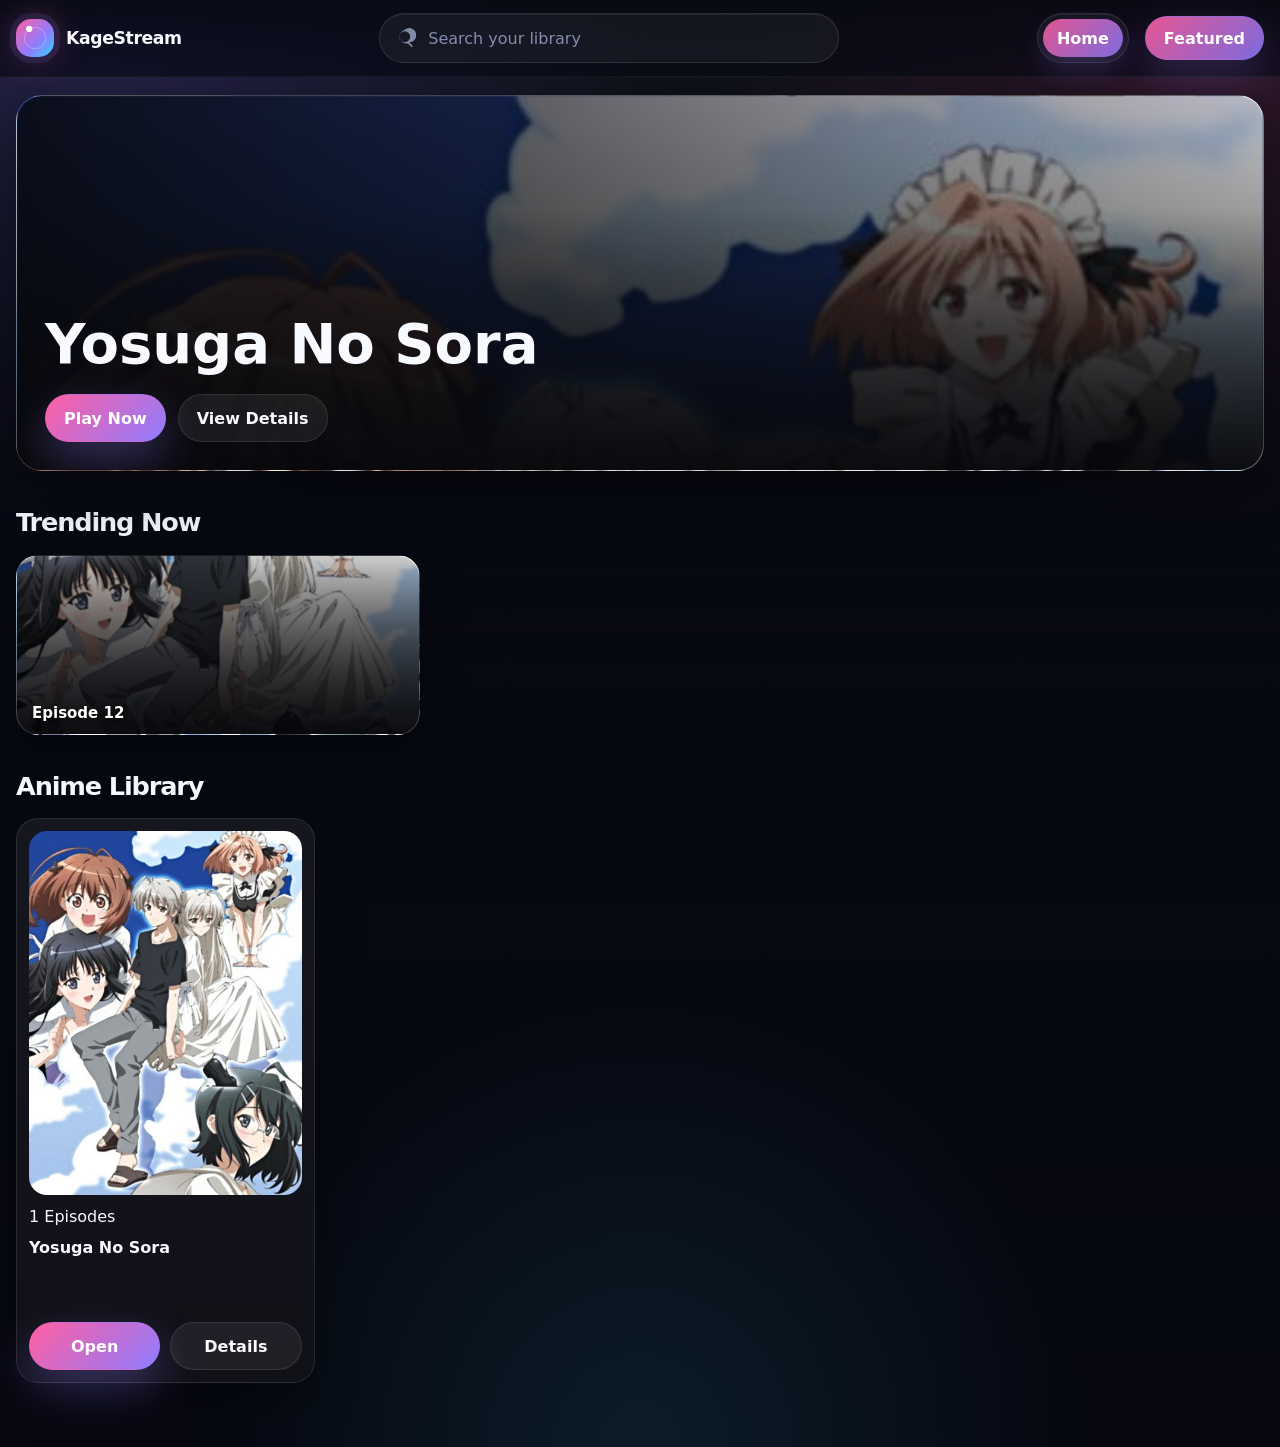
<file: index.html>
<!DOCTYPE html>
<html lang="en">
<head>
  <meta charset="UTF-8" />
  <meta name="viewport" content="width=device-width, initial-scale=1.0" />
  <title>KageStream</title>
  <meta name="description" content="Personal anime streaming library with a premium dark UI." />
  <link rel="stylesheet" href="assets/css/main.css" />
  <link rel="stylesheet" href="assets/css/home.css" />
  <link rel="icon" type="image/svg+xml" href="assets/media/favicon.svg">
</head>
<body class="page-home">
  <header class="site-header">
    <div class="container header-inner">
      <a class="brand" href="index.html" aria-label="KageStream home">
        <span class="brand-mark"></span>
        <span class="brand-text">KageStream</span>
      </a>

      <label class="search-shell header-search" aria-label="Search anime library">
        <svg viewBox="0 0 24 24" aria-hidden="true">
          <path d="M10.5 4a6.5 6.5 0 1 0 0 13a6.5 6.5 0 0 0 0-13Zm0-2a8.5 8.5 0 1 1 5.32 15.12l4.53 4.53l-1.41 1.41l-4.53-4.53A8.5 8.5 0 0 1 10.5 2Z"/>
        </svg>
        <input id="searchInput" type="search" placeholder="Search your library" />
      </label>

      <nav class="top-nav" aria-label="Primary">
        <a class="nav-link active" href="index.html">Home</a>
      </nav>

      <a class="header-cta" id="headerFeaturedBtn" href="#">Featured</a>
    </div>
  </header>

  <main>
    <section class="hero-shell container" id="heroSection" aria-label="Featured title"></section>

    <section class="content-section container">
      <div class="section-head">
        <div>
          <h2>Trending Now</h2>
        </div>
      </div>
      <div class="episode-rail" id="trendingRail"></div>
    </section>

    <section class="content-section container">
      <div class="section-head section-head-search">
        <div>
          <h2>Anime Library</h2>
        </div>
      </div>

      <div class="anime-grid" id="animeGrid"></div>
    </section>
  </main>

  <script src="assets/js/storage.js" defer></script>
  <script src="assets/js/app.js" defer></script>
  <script src="assets/js/home.js" defer></script>
</body>
</html>
</file>
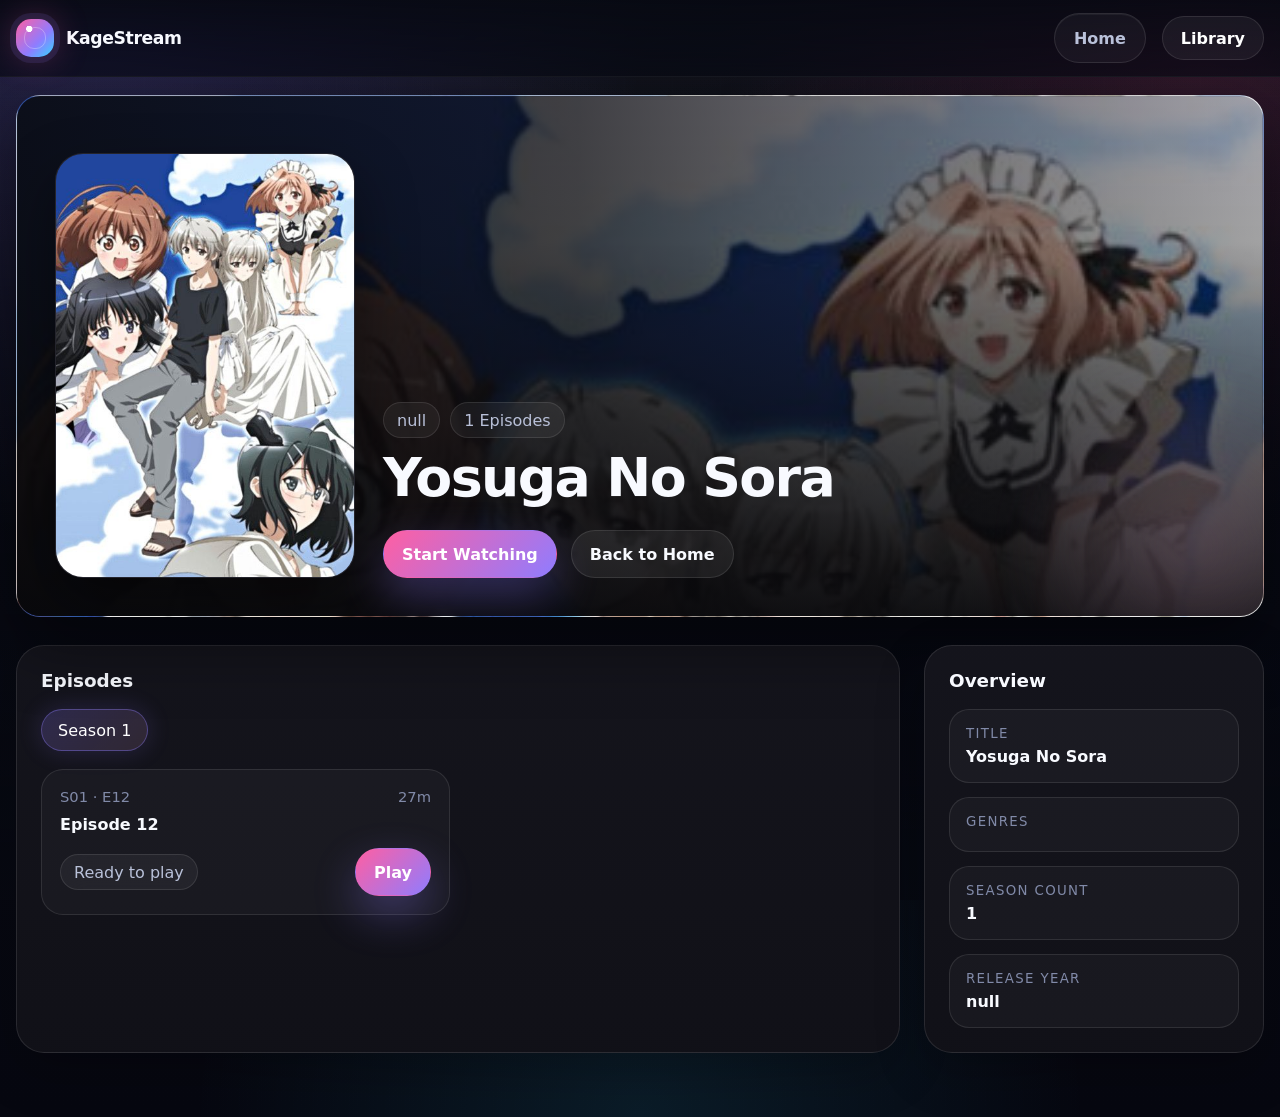
<file: detail.html>
<!DOCTYPE html>
<html lang="en">
<head>
  <meta charset="UTF-8" />
  <meta name="viewport" content="width=device-width, initial-scale=1.0" />
  <title>Title Details · KageStream</title>
  <meta name="description" content="Title details and episode list." />
  <link rel="stylesheet" href="assets/css/main.css" />
  <link rel="stylesheet" href="assets/css/detail.css" />
</head>
<body class="page-detail">
  <header class="site-header">
    <div class="container header-inner">
      <a class="brand" href="index.html" aria-label="KageStream home">
        <span class="brand-mark"></span>
        <span class="brand-text">KageStream</span>
      </a>

      <nav class="top-nav" aria-label="Primary">
        <a class="nav-link" href="index.html">Home</a>
      </nav>

      <a class="header-cta subtle" href="index.html">Library</a>
    </div>
  </header>

  <main id="detailApp" class="detail-app"></main>

  <script src="assets/js/storage.js" defer></script>
  <script src="assets/js/app.js" defer></script>
  <script src="assets/js/detail.js" defer></script>
</body>
</html>
</file>
<file: assets/css/main.css>
:root {
  --bg: #070912;
  --bg-soft: #0d101c;
  --panel: rgba(21, 24, 38, 0.78);
  --panel-2: rgba(255, 255, 255, 0.06);
  --line: rgba(255, 255, 255, 0.10);
  --line-strong: rgba(255, 255, 255, 0.18);
  --text: #f8faff;
  --text-soft: #b9c1d9;
  --muted: #818aa8;
  --accent: #8f7cff;
  --accent-2: #ff5fa2;
  --accent-3: #35d6ff;
  --accent-soft: rgba(143, 124, 255, 0.20);
  --highlight: #ffbade;
  --success: #6df0c2;
  --danger: #ff6b8a;
  --shadow: 0 26px 80px rgba(0, 0, 0, 0.46);
  --shadow-soft: 0 16px 48px rgba(0, 0, 0, 0.28);
  --radius-xl: 34px;
  --radius-lg: 28px;
  --radius-md: 22px;
  --radius-sm: 16px;
  --transition: 220ms ease;
  --container: min(1320px, calc(100% - 32px));
}

*,
*::before,
*::after {
  box-sizing: border-box;
}

html {
  scroll-behavior: smooth;
  color-scheme: dark;
}

body {
  margin: 0;
  min-height: 100vh;
  color: var(--text);
  font-family: Inter, ui-sans-serif, system-ui, -apple-system, BlinkMacSystemFont, "Segoe UI", Roboto, Helvetica, Arial, sans-serif;
  background:
    radial-gradient(circle at 8% 0%, rgba(143, 124, 255, 0.26), transparent 34rem),
    radial-gradient(circle at 94% 4%, rgba(255, 95, 162, 0.18), transparent 30rem),
    radial-gradient(circle at 50% 100%, rgba(53, 214, 255, 0.10), transparent 28rem),
    linear-gradient(180deg, #090b14 0%, #060710 100%);
  text-rendering: optimizeLegibility;
  -webkit-font-smoothing: antialiased;
}

body::before {
  content: "";
  position: fixed;
  inset: 0;
  z-index: -2;
  pointer-events: none;
  opacity: 0.34;
  background-image:
    linear-gradient(rgba(255, 255, 255, 0.035) 1px, transparent 1px),
    linear-gradient(90deg, rgba(255, 255, 255, 0.035) 1px, transparent 1px);
  background-size: 48px 48px;
  mask-image: linear-gradient(to bottom, #000, transparent 76%);
}

body::after {
  content: "";
  position: fixed;
  inset: 0;
  z-index: -1;
  pointer-events: none;
  background:
    linear-gradient(180deg, rgba(7, 9, 18, 0), rgba(7, 9, 18, 0.82)),
    radial-gradient(circle at 50% -10%, rgba(255,255,255,0.06), transparent 28rem);
}

body:not(.page-ready) main {
  opacity: 0;
  transform: translateY(8px);
}

body.page-ready main {
  opacity: 1;
  transform: translateY(0);
  transition: opacity 340ms ease, transform 340ms ease;
}

::selection {
  color: #fff;
  background: rgba(255, 95, 162, 0.72);
}

img,
video {
  display: block;
  max-width: 100%;
}

button,
input,
select,
textarea {
  font: inherit;
}

button,
a,
input,
select {
  -webkit-tap-highlight-color: transparent;
}

a {
  color: inherit;
  text-decoration: none;
}

button {
  color: inherit;
}

:focus-visible {
  outline: 3px solid rgba(53, 214, 255, 0.92);
  outline-offset: 4px;
  border-radius: 14px;
}

.container {
  width: var(--container);
  margin-inline: auto;
}

.skip-link {
  position: fixed;
  left: 16px;
  top: 12px;
  z-index: 9999;
  transform: translateY(-150%);
  padding: 10px 14px;
  border-radius: 999px;
  color: #08111f;
  background: #fff;
  font-weight: 850;
  box-shadow: var(--shadow);
  transition: transform var(--transition);
}

.skip-link:focus {
  transform: translateY(0);
}

.site-header {
  position: sticky;
  top: 0;
  z-index: 100;
  border-bottom: 1px solid rgba(255, 255, 255, 0.055);
  background: linear-gradient(180deg, rgba(7, 9, 18, 0.92), rgba(7, 9, 18, 0.68));
  backdrop-filter: blur(18px) saturate(140%);
}

.site-header.is-scrolled {
  border-bottom-color: var(--line);
  box-shadow: 0 14px 48px rgba(0, 0, 0, 0.32);
}

.header-inner {
  min-height: 76px;
  display: flex;
  align-items: center;
  justify-content: space-between;
  gap: 16px;
}

.brand {
  display: inline-flex;
  align-items: center;
  gap: 12px;
  min-height: 44px;
  font-weight: 900;
  letter-spacing: -0.025em;
}

.brand-mark {
  position: relative;
  width: 38px;
  height: 38px;
  flex: 0 0 auto;
  border-radius: 15px;
  background:
    radial-gradient(circle at 35% 26%, #fff 0 8%, transparent 9%),
    linear-gradient(135deg, var(--accent-2), var(--accent) 60%, var(--accent-3));
  box-shadow:
    0 0 0 6px rgba(143, 124, 255, 0.12),
    0 0 36px rgba(255, 95, 162, 0.32);
}

.brand-mark::after {
  content: "";
  position: absolute;
  inset: 8px;
  border-radius: 10px;
  border: 1px solid rgba(255,255,255,0.28);
}

.brand-text {
  font-size: 1.08rem;
}

.top-nav {
  display: inline-flex;
  align-items: center;
  gap: 5px;
  margin-left: auto;
  padding: 5px;
  border: 1px solid var(--line);
  border-radius: 999px;
  background: rgba(255, 255, 255, 0.045);
  box-shadow: inset 0 1px 0 rgba(255,255,255,0.05);
}

.nav-link {
  display: inline-flex;
  align-items: center;
  justify-content: center;
  min-height: 38px;
  padding: 0 14px;
  border-radius: 999px;
  color: var(--text-soft);
  font-weight: 760;
  transition: color var(--transition), background var(--transition), transform var(--transition);
}

.nav-link:hover {
  color: var(--text);
  background: rgba(255, 255, 255, 0.07);
}

.nav-link.active,
.nav-link[aria-current="page"] {
  color: #fff;
  background: linear-gradient(135deg, rgba(255, 95, 162, 0.88), rgba(143, 124, 255, 0.86));
  box-shadow: 0 12px 28px rgba(143, 124, 255, 0.22);
}

.header-cta {
  display: inline-flex;
  align-items: center;
  justify-content: center;
  min-width: 96px;
  min-height: 44px;
  padding: 0 18px;
  border: 1px solid rgba(143, 124, 255, 0.30);
  border-radius: 999px;
  color: #fff;
  background: linear-gradient(135deg, rgba(255, 95, 162, 0.90), rgba(143, 124, 255, 0.86));
  box-shadow: 0 16px 40px rgba(143, 124, 255, 0.22);
  font-weight: 850;
  transition: transform var(--transition), border-color var(--transition), box-shadow var(--transition), background var(--transition);
}

.header-cta:hover {
  transform: translateY(-2px);
  border-color: rgba(255, 255, 255, 0.22);
  box-shadow: 0 22px 52px rgba(143, 124, 255, 0.30);
}

.header-cta.subtle {
  background: rgba(255, 255, 255, 0.055);
  border-color: var(--line);
  box-shadow: none;
}

main {
  padding-bottom: 64px;
}

.content-section {
  margin-top: 38px;
}

.section-head {
  display: flex;
  align-items: end;
  justify-content: space-between;
  gap: 18px;
  margin-bottom: 18px;
}

.eyebrow {
  margin: 0 0 7px;
  color: var(--highlight);
  text-transform: uppercase;
  letter-spacing: 0.15em;
  font-size: 0.74rem;
  font-weight: 850;
}

.section-head h2 {
  margin: 0;
  font-size: clamp(1.5rem, 2vw, 2.1rem);
  line-height: 1.08;
  letter-spacing: -0.045em;
}

.section-note {
  margin: 0;
  color: var(--muted);
  line-height: 1.6;
  max-width: 420px;
}

.search-shell {
  display: flex;
  align-items: center;
  gap: 10px;
  min-width: min(420px, 100%);
  height: 50px;
  padding: 0 14px 0 16px;
  border: 1px solid var(--line);
  border-radius: 999px;
  background: rgba(255, 255, 255, 0.052);
  box-shadow: inset 0 1px 0 rgba(255,255,255,0.05);
  transition: border-color var(--transition), background var(--transition), box-shadow var(--transition);
}

.search-shell:focus-within {
  border-color: rgba(53, 214, 255, 0.52);
  background: rgba(255, 255, 255, 0.075);
  box-shadow: 0 0 0 5px rgba(53, 214, 255, 0.10);
}

.search-shell svg {
  width: 20px;
  height: 20px;
  flex: 0 0 auto;
  fill: var(--muted);
}

.search-shell input {
  width: 100%;
  min-width: 0;
  border: 0;
  outline: 0;
  color: var(--text);
  background: transparent;
}

.search-shell input::placeholder {
  color: #848dac;
}

.header-search {
  flex: 1;
  max-width: 460px;
  margin-left: auto;
}

.kbd-hint,
kbd {
  display: inline-grid;
  place-items: center;
  min-width: 24px;
  height: 24px;
  padding: 0 7px;
  border: 1px solid var(--line);
  border-bottom-color: var(--line-strong);
  border-radius: 8px;
  color: var(--text-soft);
  background: rgba(0, 0, 0, 0.18);
  font: inherit;
  font-size: 0.76rem;
  font-weight: 900;
}

.btn {
  display: inline-flex;
  align-items: center;
  justify-content: center;
  gap: 10px;
  min-height: 48px;
  padding: 0 18px;
  border: 1px solid transparent;
  border-radius: 999px;
  cursor: pointer;
  font-weight: 850;
  transition: transform var(--transition), box-shadow var(--transition), background var(--transition), border-color var(--transition), opacity var(--transition);
}

.btn:hover {
  transform: translateY(-2px);
}

.btn:active {
  transform: translateY(0);
}

.btn-primary {
  color: #fff;
  background: linear-gradient(135deg, var(--accent-2) 0%, var(--accent) 100%);
  box-shadow: 0 18px 44px rgba(143, 124, 255, 0.32);
}

.btn-primary:hover {
  box-shadow: 0 22px 54px rgba(143, 124, 255, 0.42);
}

.btn-secondary {
  color: var(--text);
  border-color: var(--line);
  background: rgba(255, 255, 255, 0.065);
}

.btn-ghost {
  color: var(--text-soft);
  border-color: var(--line);
  background: transparent;
}

.btn[aria-disabled="true"],
.btn.is-disabled {
  opacity: 0.42;
  pointer-events: none;
}

.pill-row {
  display: flex;
  flex-wrap: wrap;
  gap: 10px;
}

.pill {
  display: inline-flex;
  align-items: center;
  gap: 8px;
  min-height: 36px;
  padding: 0 13px;
  border: 1px solid var(--line);
  border-radius: 999px;
  color: var(--text-soft);
  background: rgba(255, 255, 255, 0.052);
  backdrop-filter: blur(12px);
}

.meta-dot {
  width: 4px;
  height: 4px;
  border-radius: 999px;
  background: rgba(255, 255, 255, 0.34);
}

.panel,
.empty-state,
.notice-card {
  background: linear-gradient(180deg, rgba(25, 28, 42, 0.92), rgba(13, 16, 27, 0.96));
  border: 1px solid var(--line);
  box-shadow: var(--shadow-soft);
  border-radius: var(--radius-lg);
}

.empty-state,
.notice-card {
  padding: 28px;
  text-align: center;
  color: var(--text-soft);
}

.progress-bar {
  position: relative;
  height: 7px;
  overflow: hidden;
  border-radius: 999px;
  background: rgba(255, 255, 255, 0.09);
}

.progress-bar > span {
  display: block;
  height: 100%;
  width: 0;
  border-radius: inherit;
  background: linear-gradient(90deg, var(--accent-2), var(--accent), var(--accent-3));
  box-shadow: 0 0 18px rgba(143, 124, 255, 0.50);
}

.is-loading:empty {
  min-height: 220px;
  border: 1px solid var(--line);
  border-radius: var(--radius-lg);
  overflow: hidden;
  background:
    linear-gradient(100deg, transparent 20%, rgba(255,255,255,0.09) 38%, transparent 56%) 0 0 / 220% 100%,
    linear-gradient(135deg, rgba(255,255,255,0.075), rgba(255,255,255,0.025));
  animation: shimmer 1.35s infinite linear;
}

@keyframes shimmer {
  to { background-position: -220% 0, 0 0; }
}

.noscript-banner {
  margin-block: 24px;
  padding: 16px 18px;
  border: 1px solid rgba(255, 95, 162, 0.28);
  border-radius: 18px;
  color: #fff;
  background: rgba(255, 95, 162, 0.12);
}

.back-to-top {
  position: fixed;
  right: 18px;
  bottom: 18px;
  z-index: 90;
  width: 46px;
  height: 46px;
  border: 1px solid var(--line);
  border-radius: 50%;
  color: #fff;
  background: linear-gradient(135deg, var(--accent-2), var(--accent));
  box-shadow: var(--shadow);
  cursor: pointer;
  opacity: 0;
  transform: translateY(14px);
  pointer-events: none;
  transition: opacity var(--transition), transform var(--transition);
}

.back-to-top.is-visible {
  opacity: 1;
  transform: translateY(0);
  pointer-events: auto;
}

::-webkit-scrollbar {
  width: 12px;
  height: 12px;
}

::-webkit-scrollbar-thumb {
  background: rgba(143, 124, 255, 0.30);
  border-radius: 999px;
  border: 3px solid rgba(7, 9, 18, 0.96);
}

::-webkit-scrollbar-track {
  background: transparent;
}

@media (max-width: 900px) {
  .header-inner {
    min-height: auto;
    padding: 12px 0;
    flex-wrap: wrap;
  }

  .brand {
    flex: 1 1 auto;
  }

  .header-search {
    order: 3;
    width: 100%;
    max-width: none;
    margin-left: 0;
  }

  .top-nav {
    order: 2;
    margin-left: auto;
  }

  .header-cta {
    order: 2;
    min-height: 40px;
    padding-inline: 14px;
  }

  .section-head,
  .section-head.section-head-search {
    align-items: stretch;
    flex-direction: column;
  }

  .section-note {
    max-width: none;
  }
}

@media (max-width: 560px) {
  :root {
    --container: min(100% - 22px, 1320px);
  }

  .brand-text {
    font-size: 1rem;
  }

  .brand-mark {
    width: 34px;
    height: 34px;
    border-radius: 13px;
  }

  .top-nav {
    width: 100%;
    justify-content: space-between;
    order: 4;
  }

  .nav-link {
    flex: 1;
  }

  .header-cta {
    flex: 1;
  }

  .btn {
    min-height: 44px;
    padding-inline: 15px;
  }

  .back-to-top {
    right: 14px;
    bottom: 14px;
  }
}

@media (prefers-reduced-motion: reduce) {
  *,
  *::before,
  *::after {
    scroll-behavior: auto !important;
    animation-duration: 1ms !important;
    animation-iteration-count: 1 !important;
    transition-duration: 1ms !important;
  }
}
/* Fix blank page */
body:not(.page-ready) main {
  opacity: 1 !important;
  transform: none !important;
}
body.page-ready main {
  opacity: 1 !important;
  transform: none !important;
}
</file>
<file: assets/css/home.css>
.hero-shell{
margin-top:18px;
}

/* HERO */

.hero-card{
position:relative;
min-height:360px;
padding:28px;
display:grid;
align-items:start;
overflow:hidden;
border-radius:26px;
background-size:cover;
background-position:center;
border:1px solid rgba(255,255,255,0.08);
box-shadow:0 20px 60px rgba(0,0,0,0.45);
}

.hero-card::before{
content:"";
position:absolute;
inset:0;
background:
linear-gradient(90deg,rgba(8,8,12,0.9),rgba(8,8,12,0.55),rgba(8,8,12,0.2)),
linear-gradient(180deg,rgba(143,124,255,0.08),transparent 30%,rgba(8,8,12,0.9));
}

.hero-content{
position:relative;
z-index:1;
max-width:680px;
}

.hero-title{
margin:12px 0;
font-size:clamp(2rem,5vw,3.5rem);
line-height:1;
}

.hero-description{
margin:0 0 22px;
color:var(--text-soft);
line-height:1.6;
}

.hero-actions{
display:flex;
gap:12px;
flex-wrap:wrap;
}

/* TRENDING */

.episode-rail{
display:grid;
grid-template-columns:repeat(12,1fr);
gap:18px;
}

.rail-card{
grid-column:span 4;
position:relative;
min-height:180px;
padding:20px;
border-radius:22px;
overflow:hidden;
background-size:cover;
background-position:center;
border:1px solid rgba(255,255,255,0.08);
box-shadow:0 16px 40px rgba(0,0,0,0.35);
}

.rail-card::before{
content:"";
position:absolute;
inset:0;
background:
linear-gradient(180deg,rgba(8,8,12,0.2),rgba(8,8,12,0.8));
}

.rail-card-content{
position:relative;
z-index:1;
display:flex;
flex-direction:column;
justify-content:end;
height:100%;
gap:8px;
}

/* ANIME GRID */

.anime-grid{
display:grid;
grid-template-columns:repeat(12,1fr);
gap:18px;
}

.anime-card{
grid-column:span 3;
display:flex;
flex-direction:column;
gap:12px;
padding:12px;
border-radius:22px;
background:linear-gradient(180deg,#16161f,#101017);
border:1px solid var(--line);
box-shadow:0 18px 44px rgba(0,0,0,0.35);
transition:transform .25s;
}

.anime-card:hover{
transform:translateY(-6px);
}

.poster-frame{
position:relative;
aspect-ratio:3/4;
overflow:hidden;
border-radius:18px;
background:#101019;
}

.poster-frame img{
width:100%;
height:100%;
object-fit:cover;
}

.card-title{
font-size:1rem;
margin:0;
}

.card-description{
color:var(--text-soft);
font-size:.92rem;
line-height:1.6;
}

.card-actions{
display:flex;
gap:10px;
margin-top:auto;
}

.card-actions .btn{
flex:1;
height:44px;
}

/* TABLET */

@media (max-width:1100px){

.anime-card{
grid-column:span 4;
}

.rail-card{
grid-column:span 6;
}

}

/* MOBILE */

@media (max-width:760px){

.hero-card{
min-height:300px;
padding:20px;
}

.hero-title{
font-size:1.6rem;
}

.hero-actions{
flex-direction:column;
}

.hero-actions .btn{
width:100%;
}

/* trending scroll */

.episode-rail{
display:flex;
overflow-x:auto;
gap:12px;
scroll-snap-type:x mandatory;
}

.rail-card{
min-width:140px;
min-height:110px;
padding:12px;
flex:0 0 auto;
scroll-snap-align:start;
}

/* anime grid */

.anime-grid{
grid-template-columns:repeat(2,1fr);
gap:12px;
}

.anime-card{
grid-column:auto;
padding:10px;
}

.card-description{
display:none;
}

.card-actions .btn{
height:40px;
font-size:.9rem;
}

}
</file>
<file: assets/css/detail.css>
.detail-app {
  padding-top: 18px;
}

.detail-banner {
  position: relative;
  overflow: hidden;
  min-height: 520px;
  border-radius: 24px;
  border: 1px solid rgba(255, 255, 255, 0.08);
  background-size: cover;
  background-position: top center;
  box-shadow: 0 24px 70px rgba(0, 0, 0, 0.46);
}

.detail-banner::before {
  content: "";
  position: absolute;
  inset: 0;
  background:
    linear-gradient(90deg, rgba(9, 9, 12, 0.9) 0%, rgba(9, 9, 12, 0.75) 45%, rgba(9, 9, 12, 0.3) 100%),
    linear-gradient(180deg, rgba(143, 124, 255, 0.08), transparent 28%, rgba(9, 9, 12, 0.92) 100%);
}

.detail-banner::after {
  content: "";
  position: absolute;
  right: -120px;
  bottom: -120px;
  width: 380px;
  height: 380px;
  border-radius: 50%;
  background: radial-gradient(circle, rgba(255, 186, 222, 0.18), transparent 70%);
  filter: blur(16px);
}

.detail-layout {
  position: relative;
  z-index: 1;
  min-height: inherit;
  display: grid;
  grid-template-columns: 300px 1fr;
  gap: 28px;
  align-items: end;
  padding: clamp(24px, 3.5vw, 38px);
}

.detail-poster {
  width: 100%;
  aspect-ratio: 3 / 4.25;
  border-radius: 28px;
  overflow: hidden;
  border: 1px solid rgba(255, 255, 255, 0.08);
  box-shadow:
    0 26px 60px rgba(0, 0, 0, 0.45),
    0 0 0 1px rgba(255, 255, 255, 0.04) inset;
  background: #11111a;
}

.detail-poster img {
  width: 100%;
  height: 100%;
  object-fit: cover;
}

.detail-copy {
  max-width: 860px;
}

.detail-title {
  margin: 14px 0 14px;
  font-size: clamp(2.2rem, 4.2vw, 4.4rem);
  line-height: 0.96;
  letter-spacing: -0.03em;
}

.detail-description {
  margin: 0;
  max-width: 760px;
  color: var(--text-soft);
  line-height: 1.8;
  font-size: 1rem;
}

.detail-actions {
  display: flex;
  flex-wrap: wrap;
  gap: 14px;
  margin-top: 26px;
}

.detail-content {
  margin-top: 28px;
  display: grid;
  grid-template-columns: 1fr 340px;
  gap: 24px;
}

.content-card {
  padding: 24px;
  border-radius: 28px;
  background: linear-gradient(180deg, rgba(21, 21, 29, 0.96), rgba(17, 17, 24, 0.98));
  border: 1px solid var(--line);
  box-shadow: 0 18px 50px rgba(0, 0, 0, 0.24);
}

.content-card h3 {
  margin: 0 0 18px;
  font-size: 1.15rem;
}

.season-tabs {
  display: flex;
  flex-wrap: wrap;
  gap: 10px;
  margin-bottom: 18px;
}

.season-tab {
  height: 42px;
  padding: 0 16px;
  border-radius: 999px;
  border: 1px solid var(--line);
  background: rgba(255, 255, 255, 0.04);
  color: var(--text-soft);
  cursor: pointer;
  transition: background var(--transition), color var(--transition), border-color var(--transition), transform var(--transition);
}

.season-tab:hover {
  transform: translateY(-2px);
}

.season-tab.is-active {
  color: #fff;
  border-color: rgba(143, 124, 255, 0.38);
  background: linear-gradient(135deg, rgba(143, 124, 255, 0.22), rgba(255, 186, 222, 0.12));
  box-shadow: 0 0 24px rgba(143, 124, 255, 0.18);
}

.episode-grid {
  display: grid;
  grid-template-columns: repeat(2, minmax(0, 1fr));
  gap: 16px;
}

.episode-card {
  padding: 18px;
  border-radius: 22px;
  background: rgba(255, 255, 255, 0.03);
  border: 1px solid var(--line);
  transition: transform 240ms ease, border-color 240ms ease, box-shadow 240ms ease;
}

.episode-card:hover {
  transform: translateY(-4px);
  border-color: rgba(143, 124, 255, 0.3);
  box-shadow: 0 16px 34px rgba(0, 0, 0, 0.26);
}

.episode-top {
  display: flex;
  justify-content: space-between;
  gap: 10px;
  color: var(--muted);
  font-size: 0.92rem;
  margin-bottom: 10px;
}

.episode-card h4 {
  margin: 0 0 8px;
  font-size: 1rem;
}

.episode-card p {
  margin: 0 0 14px;
  color: var(--text-soft);
  line-height: 1.65;
  font-size: 0.95rem;
}

.episode-card-footer {
  display: flex;
  align-items: center;
  justify-content: space-between;
  gap: 12px;
}

.detail-sidebar {
  display: grid;
  gap: 18px;
  align-self: start;
  position: sticky;
  top: 96px;
}

.stat-list {
  display: grid;
  gap: 14px;
}

.stat-item {
  padding: 16px;
  border-radius: 20px;
  background: rgba(255, 255, 255, 0.03);
  border: 1px solid var(--line);
}

.stat-item small {
  display: block;
  margin-bottom: 6px;
  color: var(--muted);
  text-transform: uppercase;
  letter-spacing: 0.1em;
}

.stat-item strong {
  font-size: 1rem;
  color: var(--text);
}

@media (max-width: 1080px) {
  .detail-content {
    grid-template-columns: 1fr;
  }

  .detail-sidebar {
    position: static;
  }
}

@media (max-width: 840px) {
  .detail-layout {
    grid-template-columns: 1fr;
    align-items: start;
  }

  .detail-poster {
    max-width: 280px;
  }

  .episode-grid {
    grid-template-columns: 1fr;
  }
}
</file>
